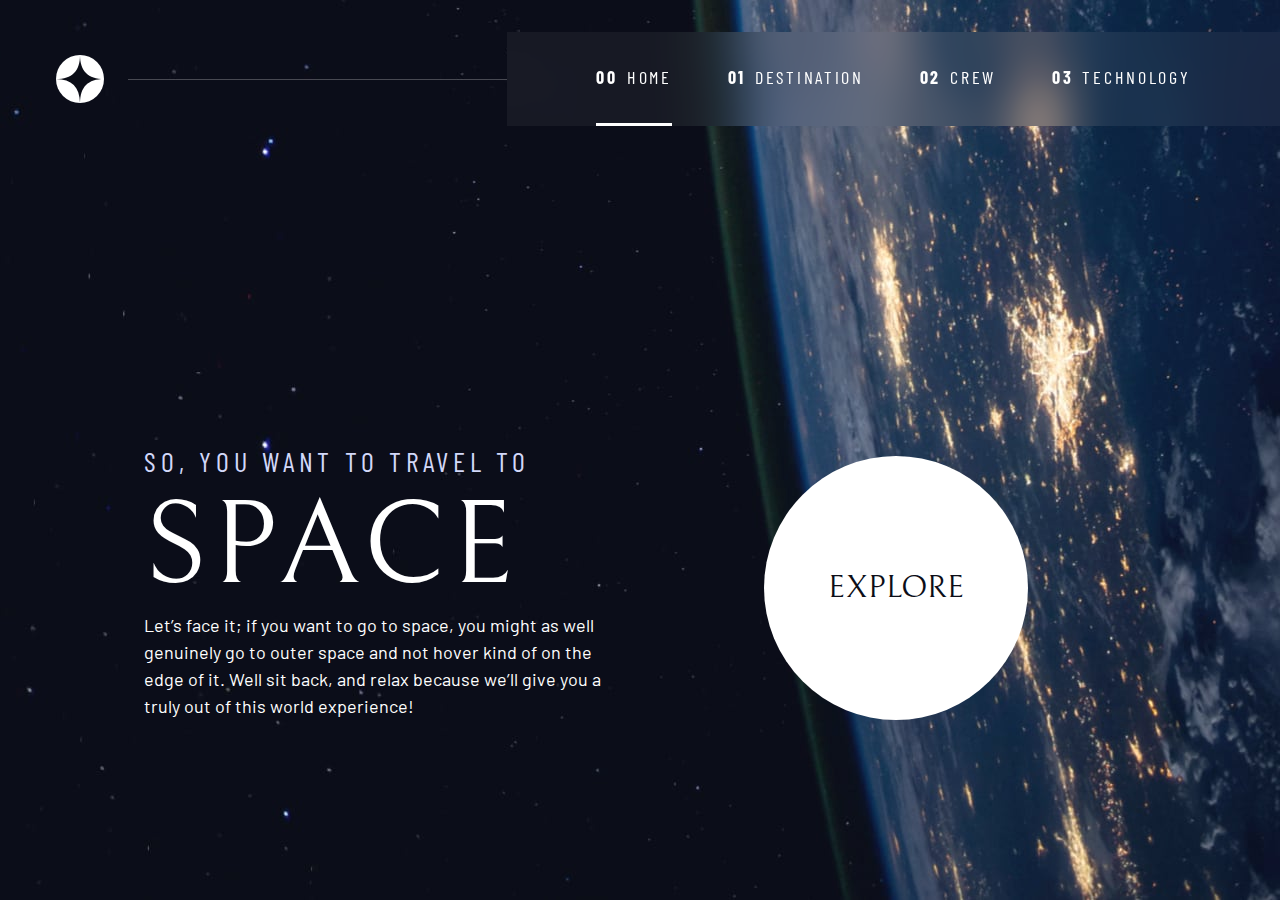
<file: starter-code/index.html>
<!DOCTYPE html>
<html lang="en">
<head>
  <meta charset="UTF-8">
  <meta name="viewport" content="width=device-width, initial-scale=1.0">

  <link rel="icon" type="image/png" sizes="32x32" href="./assets/favicon-32x32.png">
  <!-- Google fonts -->
  <link rel="preconnect" href="https://fonts.googleapis.com">
  <link rel="preconnect" href="https://fonts.gstatic.com" crossorigin>
  <link
    href="https://fonts.googleapis.com/css2?family=Barlow+Condensed:wght@400;700&family=Bellefair&family=Barlow:wght@400;700&display=swap"
    rel="stylesheet">

  <!-- Custom CSS -->
  <link rel="stylesheet" href="css/index.css">
  
  <title>Frontend Mentor | Space tourism website</title>

  <script src="./js/navigation.js" defer></script>
</head>
<body class="home">
  <a class="skip-to-content" href="#main">Skip to content</a>
  <header class="primary-header flex">
    <div>
      <img src="./assets/shared/logo.svg" alt="space tourism logo" class="logo">
    </div>
    <button class="mobile-nav-toggle" aria-controls="primary-navigation">
      <span class="sr-only" aria-expanded="false">Menu</span>
    </button>
    <nav>
      <ul id="primary-navigation" data-visible="false" class="primary-navigation underline-indicators flex">
        <li class="active"><a class="ff-sans-cond uppercase text-white letter-spacing-2" 
          href="index.html"><span aria-hidden="true">00</span>Home</a>
        <li class=""><a class="ff-sans-cond uppercase text-white letter-spacing-2" 
          href="destination.html"><span aria-hidden="true">01</span>Destination</a>
        <li><a class="ff-sans-cond uppercase text-white letter-spacing-2" 
          href="crew.html"><span aria-hidden="true">02</span>Crew</a>
        <li><a class="ff-sans-cond uppercase text-white letter-spacing-2" 
          href="technology.html"><span aria-hidden="true">03</span>Technology</a>
      </ul>
    </nav>
    <!-- My ::after is here -->
  </header>
  
  <main id="main" class="grid-container grid-container--home">
    <div>
      <h1 class="text-accent fs-500 ff-sans-cond uppercase letter-spacing-1">So, you want to travel to
      <span class="d-block fs-900 ff-serif text-white">Space</span></h1>

      <p>Let’s face it; if you want to go to space, you might as well genuinely go to 
      outer space and not hover kind of on the edge of it. Well sit back, and relax 
      because we’ll give you a truly out of this world experience!</p>
    </div>
    <div>
      <a href="destination.html" class="large-button uppercase ff-serif text-dark bg-white">Explore</a>
    </div>
  </main>

</body>
</html>
</file>
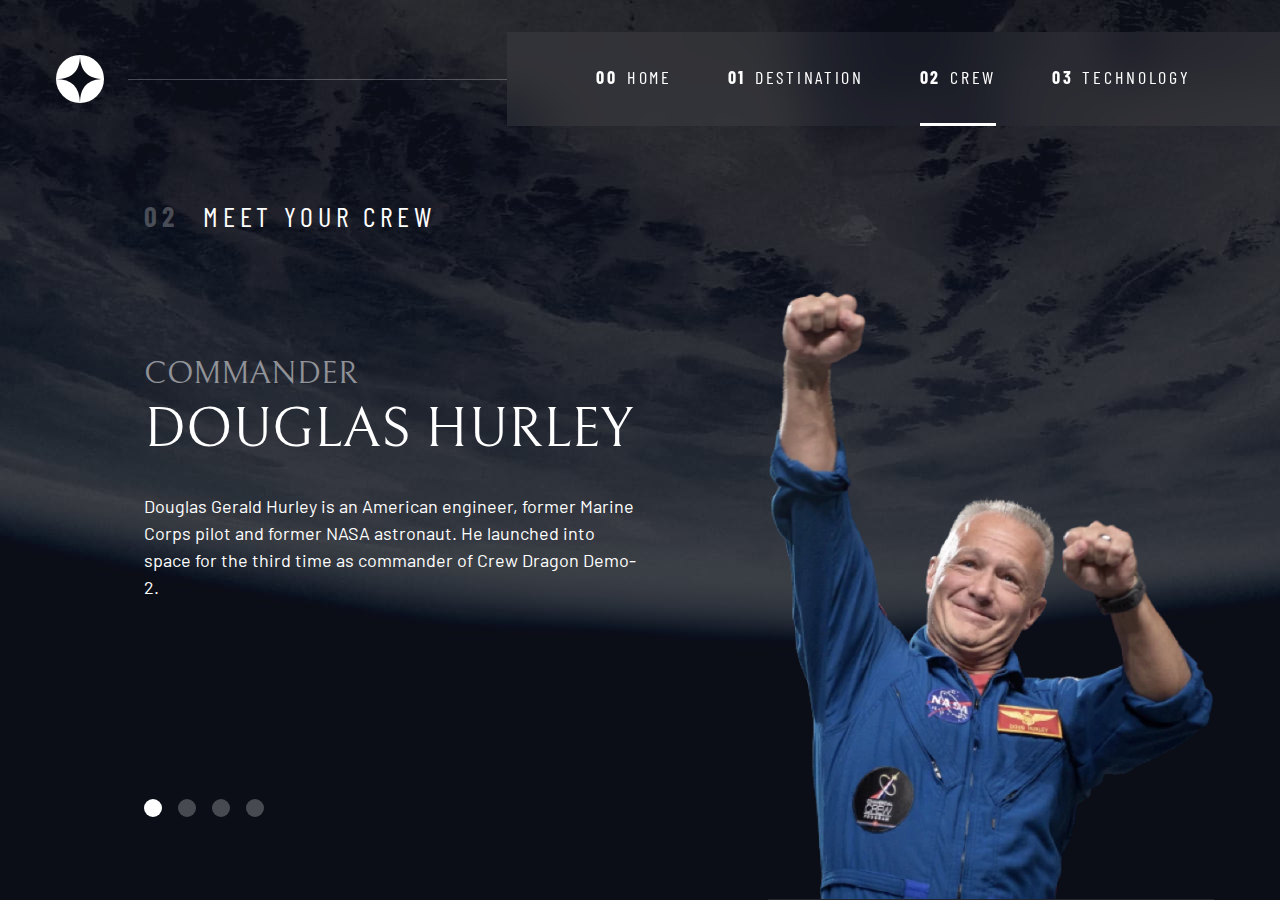
<file: starter-code/crew.html>
<!DOCTYPE html>
<html lang="en">

<head>
  <meta charset="UTF-8">
  <meta name="viewport" content="width=device-width, initial-scale=1.0">

  <link rel="icon" type="image/png" sizes="32x32" href="./assets/favicon-32x32.png">
  <!-- Google fonts -->
  <link rel="preconnect" href="https://fonts.googleapis.com">
  <link rel="preconnect" href="https://fonts.gstatic.com" crossorigin>
  <link href="https://fonts.googleapis.com/css2?family=Barlow+Condensed:wght@400;700&family=Bellefair&family=Barlow:wght@400;700&display=swap"
    rel="stylesheet">

  <!-- Custom CSS -->
  <link rel="stylesheet" href="css/index.css">
  <title>Frontend Mentor | Space tourism website</title>
  <script src="./js/navigation.js" defer></script> 
  <script src="./js/tabs.js" defer></script>
</head>

<body class="crew">
  <a class="skip-to-content" href="#main">Skip to content</a>
  <header class="primary-header flex">
    <div>
      <img src="./assets/shared/logo.svg" alt="space tourism logo" class="logo">
    </div>
    <button class="mobile-nav-toggle" aria-controls="primary-navigation">
      <span class="sr-only" aria-expanded="false">Menu</span>
    </button>
    <nav>
      <ul id="primary-navigation" data-visible="false" class="primary-navigation underline-indicators flex">
        <li><a class="ff-sans-cond uppercase text-white letter-spacing-2" href="index.html"><span
              aria-hidden="true">00</span>Home</a>
        <li class=""><a class="ff-sans-cond uppercase text-white letter-spacing-2" href="destination.html"><span
              aria-hidden="true">01</span>Destination</a>
        <li class="active"><a class="ff-sans-cond uppercase text-white letter-spacing-2" href="crew.html"><span
              aria-hidden="true">02</span>Crew</a>
        <li><a class="ff-sans-cond uppercase text-white letter-spacing-2" href="technology.html"><span
              aria-hidden="true">03</span>Technology</a>
      </ul>
    </nav>
    <!-- My ::after is here -->
  </header>
  <main id="main" class="grid-container grid-container--crew flow">
    <h1 class="numbered-title"><span aria-hidden="true">02</span> Meet your crew</h1>

    <div class="dot-indicators flex" role="tablist" aria-label="crew member list">
      <button aria-selected="true" aria-controls="commander-tab" role="tab" data-image="commander-image" tabindex="0">
        <span class="sr-only">The commander</span>
      </button>
      <button aria-selected="false" aria-controls="mission-tab" role="tab" data-image="mission-image" tabindex="-1">
        <span class="sr-only">The mission specialist</span>
      </button>
      <button aria-selected="false" aria-controls="pilot-tab" role="tab" data-image="pilot-image" tabindex="-1">
        <span class="sr-only">The pilot</span>
      </button>
      <button aria-selected="false" aria-controls="engineer-tab" role="tab" data-image="crew-image" tabindex="-1">
        <span class="sr-only">The crew engineer</span>
      </button>
    </div>

    <!-- commander -->
    <article class="crew-details flow" id="commander-tab" role="tabpanel" tabindex="0">
      <header class="flow flow--space-small">
        <h2 class="fs-600 ff-serif uppercase">Commander</h2>
        <p class="fs-700 uppercase ff-serif">Douglas Hurley</p>
      </header>
      <p>Douglas Gerald Hurley is an American engineer, former Marine Corps pilot 
      and former NASA astronaut. He launched into space for the third time as 
      commander of Crew Dragon Demo-2.</p>
    </article>

    <!-- mission specialist -->
    <article hidden class="crew-details flow" id="mission-tab" role="tabpanel" tabindex="0">
      <header class="flow flow--space-small">
        <h2 class="fs-600 ff-serif uppercase">Mission Specialist</h2>
        <p class="fs-700 uppercase ff-serif">Mark Shuttleworth</p>
      </header>
      <p>Mark Richard Shuttleworth is the founder and CEP of Canonical, 
        the company behind the linux-based Ubuntu operating system.
        Shuttleworth became the first South African to travel to space as a space tourist.
      </p>
    </article>

    <!-- pilot -->
    <article hidden class="crew-details flow" id="pilot-tab" role="tabpanel" tabindex="0">
      <header class="flow flow--space-small">
        <h2 class="fs-600 ff-serif uppercase">Pilot</h2>
        <p class="fs-700 uppercase ff-serif">Victor Glover</p>
      </header>
      <p>Pilot on the first operational flight of the Spacex Crew Dragon to the International Space Station.
        Glover is a commander in the U.S Navy were he piots an F/A-18. He was a crew member of Expedition 64, and served
        as a station systems flight engineer.
      </p>
    </article>

    <!-- engineer -->
    <article hidden class="crew-details flow" id="engineer-tab" role="tabpanel" tabindex="0">
      <header class="flow flow--space-small">
        <h2 class="fs-600 ff-serif uppercase">Flight Engineer</h2>
        <p class="fs-700 uppercase ff-serif">Anousheh Ansari</p>
      </header>
      <p>Anousheh Ansari is an Iranian American engineer and co-founder of Prodea Systems. 
        Ansari was the fourth self-funded space tourist, the first self-funded woman to fly to the ISS, and the first Iranian in space.
      </p>
    </article>

    <picture id="commander-image">
      <source srcset="assets/crew/image-douglas-hurley.webp" type="image/webp">
      <img src="assets/crew/image-douglas-hurley.png" alt="Douglas Hurley">
    </picture>
    <picture hidden id="mission-image">
      <source srcset="assets/crew/image-mark-shuttleworth.webp" type="image/webp">
      <img src="assets/crew/image-mark-shuttleworth.png" alt="Mark Shuttleworth">
    </picture>
    <picture hidden id="pilot-image">
      <source srcset="assets/crew/image-victor-glover.webp" type="image/webp">
      <img src="assets/crew/image-victor-glover.png" alt="Victor Glover">
    </picture>
    <picture hidden id="crew-image">
      <source srcset="assets/crew/image-anousheh-ansari.webp" type="image/webp">
      <img src="assets/crew/image-anousheh-ansari.png" alt="Anousheh Ansari">
    </picture>
  </main>
</body>
</html>
</file>
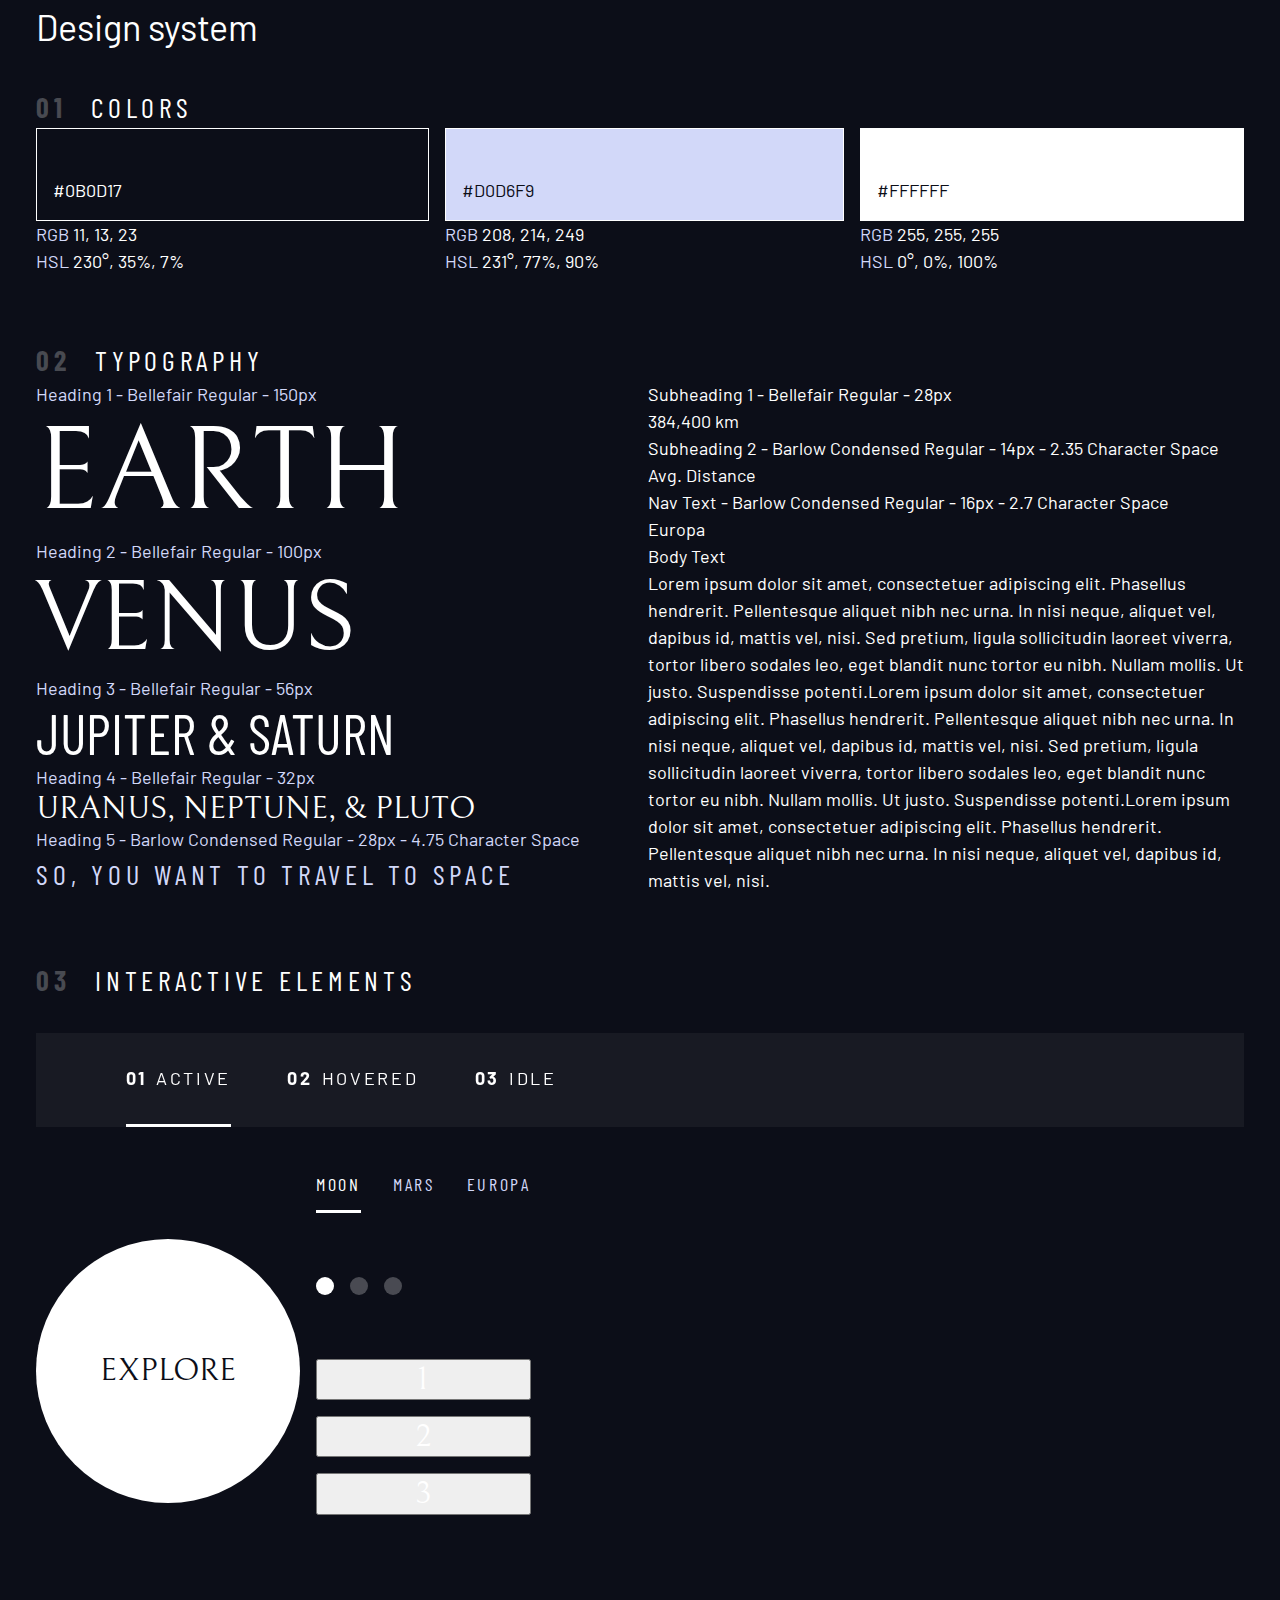
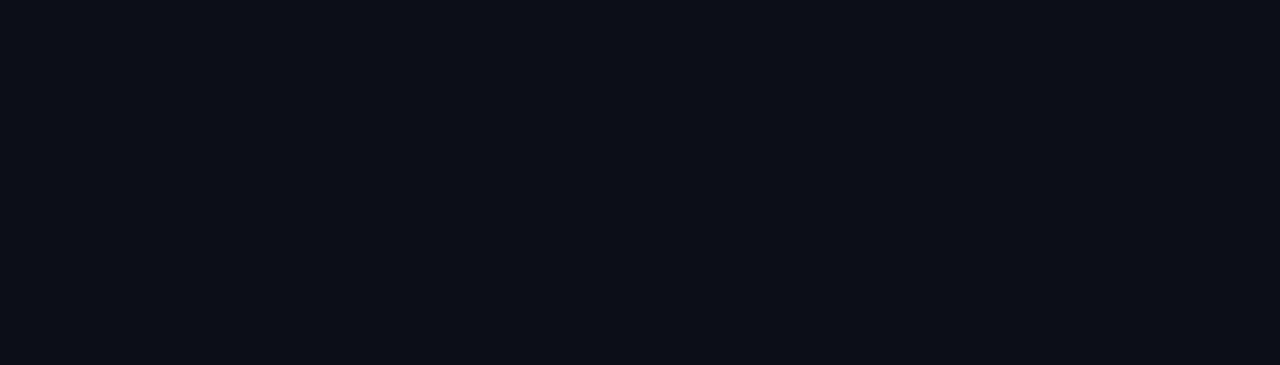
<file: starter-code/design-system.html>
<!DOCTYPE html>
<html lang="en">
<head>
    <meta charset="UTF-8">
    <meta http-equiv="X-UA-Compatible" content="IE=edge">
    <meta name="viewport" content="width=device-width, initial-scale=1.0">

    <!-- Google fonts -->
    <link rel="preconnect" href="https://fonts.googleapis.com">
    <link rel="preconnect" href="https://fonts.gstatic.com" crossorigin>
    <link
        href="https://fonts.googleapis.com/css2?family=Barlow+Condensed:wght@400;700&family=Bellefair&family=Barlow:wght@400;700&display=swap"
        rel="stylesheet">
        
    <link rel="stylesheet" href="./css/index.css">
    <title>Design System</title>
</head>
<body class="bg-dark">
    <div class="container">
        <h1>Design system</h1>
    
        <section id="colors">
            <h2 class="numbered-title"><span>01</span> colors</h2>
            <div class="flex">
                <div style="flex-grow: 1;">
                    <div class="bg-dark text-white" style="padding: 3rem 1rem 1rem; border: 1px solid white">#0B0D17</div>
                    <p><span class="text-accent">RGB</span> 11, 13, 23</p>
                    <p><span class="text-accent">HSL</span> 230°, 35%, 7%</p>
                </div>
                <div style="flex-grow: 1;">
                    <div class="bg-accent text-dark" style="padding: 3rem 1rem 1rem; border: 1px solid white">#D0D6F9</div>
                    <p><span class="text-accent">RGB</span> 208, 214, 249</p>
                    <p><span class="text-accent">HSL</span> 231°, 77%, 90%</p>
                </div>
                <div style="flex-grow: 1;">
                    <div class="bg-white text-dark" style="padding: 3rem 1rem 1rem; border: 1px solid white;">#FFFFFF</div>
                    <p><span class="text-accent">RGB</span> 255, 255, 255</p>
                    <p><span class="text-accent">HSL</span> 0°, 0%, 100%</p>
                </div>
            </div>
        </section>
        <section id="typography" style="margin: 4rem 0">
            <h2 class="numbered-title"><span>02 </span>Typography</h2>
            <div class="flex">
                <div class="" style="flex-basis: 100%">
                    <div>
                        <p class="text-accent">Heading 1 - Bellefair Regular - 150px</p>
                        <p class="fs-900 ff-serif uppercase">Earth</p>
                    </div>
                    <div>
                        <p class="text-accent">Heading 2 - Bellefair Regular - 100px</p>
                        <p class="fs-800 ff-serif uppercase">Venus</p>
                    </div>
                    <div>
                        <p class="text-accent">Heading 3 - Bellefair Regular - 56px</p>
                        <p class="fs-700 ff-sans-cond uppercase">Jupiter & Saturn</p>
                    </div>
                    <div>
                        <p class="text-accent">Heading 4 - Bellefair Regular - 32px</p>
                        <p class="fs-600 ff-serif uppercase">Uranus, Neptune, & Pluto</p>
                    </div>
                    <div>
                        <p class="text-accent">Heading 5 - Barlow Condensed Regular - 28px - 4.75 Character Space</p>
                        <p class="fs-500 ff-sans-cond uppercase letter-spacing-1 text-accent">So, you want to travel to space</p>
                    </div>
        
                </div>
        
                <div class="" style="flex-basis: 100%; --flow-space: 4rem;">
                    <div>
                        <p>Subheading 1 - Bellefair Regular - 28px</p>
                        <p>384,400 km</p>
                    </div>
                    <div>
                        <p>Subheading 2 - Barlow Condensed Regular - 14px - 2.35 Character Space</p>
                        <p>Avg. Distance</p>
                    </div>
                    <div>
                        <p>Nav Text - Barlow Condensed Regular - 16px - 2.7 Character Space</p>
                        <p>Europa</p>
                    </div>
                    <div>
                        <p>Body Text</p>
                        <p>Lorem ipsum dolor sit amet, consectetuer adipiscing elit. Phasellus hendrerit. Pellentesque aliquet
                            nibh nec urna. In nisi neque, aliquet vel, dapibus id, mattis vel, nisi. Sed pretium, ligula
                            sollicitudin laoreet viverra, tortor libero sodales leo, eget blandit nunc tortor eu nibh. Nullam
                            mollis. Ut justo. Suspendisse potenti.Lorem ipsum dolor sit amet, consectetuer adipiscing elit.
                            Phasellus hendrerit. Pellentesque aliquet nibh nec urna. In nisi neque, aliquet vel, dapibus id,
                            mattis vel, nisi. Sed pretium, ligula sollicitudin laoreet viverra, tortor libero sodales leo, eget
                            blandit nunc tortor eu nibh. Nullam mollis. Ut justo. Suspendisse potenti.Lorem ipsum dolor sit
                            amet, consectetuer adipiscing elit. Phasellus hendrerit. Pellentesque aliquet nibh nec urna. In nisi
                            neque, aliquet vel, dapibus id, mattis vel, nisi. </p>
                    </div>
                </div>
            </div>
        </section>

        <section class="  " id="interactive-elements">
            <h2 class="numbered-title"><span>03</span> Interactive elements</h2>
        
            <!-- navigation -->
            <div>
                <nav>
                    <ul class="primary-navigation underline-indicators flex">
                        <li class="active"><a class="uppercase text-white letter-spacing-2" href="#"><span>01</span>Active</a>
                        <li><a class="uppercase text-white letter-spacing-2" href="#"><span>02</span>Hovered</a>
                        <li><a class="uppercase text-white letter-spacing-2" href="#"><span>03</span>Idle</a>
                    </ul>
                </nav>
            </div>
        
            <div class="flex">
                <div style="margin-top: 5rem;">
                    <!-- explore button -->
                    <a href="#" class="large-button uppercase ff-serif text-dark bg-white fs-600">
                        Explore</a>
                </div>
        
                <div class="flow" style="margin-bottom: 50vh; --flow-space: 4rem">
                    <!-- Tabs -->
                    <div class="tab-list underline-indicators flex"> 
                        <button aria-selected="true" 
                            class="uppercase ff-sans-cond text-accent letter-spacing-2">Moon</button>
                        <button aria-selected="false" 
                            class="uppercase ff-sans-cond text-accent letter-spacing-2">Mars</button>
                        <button aria-selected="false" 
                            class="uppercase ff-sans-cond text-accent letter-spacing-2">Europa</button>
                    </div>
        
                    <!-- Dots -->
                    <div class="dot-indicators flex"> 
                        <button aria-selected="true">
                            <span class="sr-only">Slide title</span>
                        </button>
                        <button aria-selected="false">
                            <span class="sr-only">Slide title</span>
                        </button>
                        <button aria-selected="false">
                            <span class="sr-only">Slide title</span>
                        </button>
                    </div>
        
                    <!-- Numbers -->
                    <div class="number-indicators flex" style="flex-direction: column;">
                        <button aria-selected="true" class="uppercase ff-serif text-white fs-600">1</button>
                        <button aria-selected="false" class="uppercase ff-serif text-white fs-600">2</button>
                        <button aria-selected="false" class="uppercase ff-serif text-white fs-600">3</button>
                    </div>
                </div>
            </div>
        
        </section>
    
    </div>
</body>
</html>
</file>
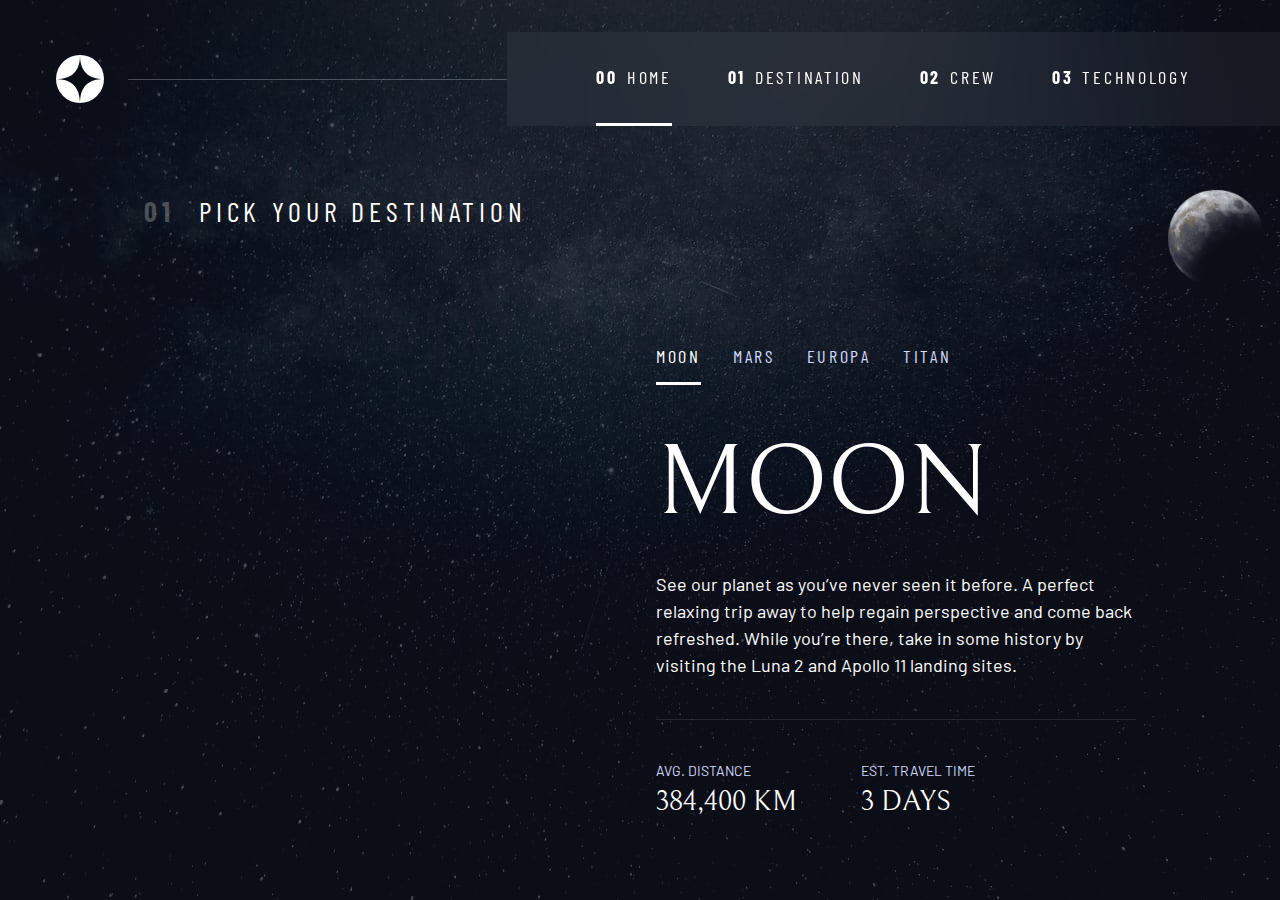
<file: starter-code/destination-moon.html>
<!DOCTYPE html>
<html lang="en">

<head>
  <meta charset="UTF-8">
  <meta name="viewport" content="width=device-width, initial-scale=1.0">

  <link rel="icon" type="image/png" sizes="32x32" href="./assets/favicon-32x32.png">
  <!-- Google fonts -->
  <link rel="preconnect" href="https://fonts.googleapis.com">
  <link rel="preconnect" href="https://fonts.gstatic.com" crossorigin>
  <link
    href="https://fonts.googleapis.com/css2?family=Barlow+Condensed:wght@400;700&family=Bellefair&family=Barlow:wght@400;700&display=swap"
    rel="stylesheet">

  <!-- Custom CSS -->
  <link rel="stylesheet" href="css/index.css">

  <title>Frontend Mentor | Space tourism website</title>

  <script src="./js/index.js" defer></script>
</head>

<body class="destination">
  <a class="skip-to-content" href="#main">Skip to content</a>
  <header class="primary-header flex">
    <div>
      <img src="./assets/shared/logo.svg" alt="space tourism logo" class="logo">
    </div>
    <button class="mobile-nav-toggle" aria-controls="primary-navigation">
      <span class="sr-only" aria-expanded="false">Menu</span>
    </button>
    <nav>
      <ul id="primary-navigation" data-visible="false" class="primary-navigation underline-indicators flex">
        <li class="active"><a class="ff-sans-cond uppercase text-white letter-spacing-2" href="index.html"><span
              aria-hidden="true">00</span>Home</a>
        <li class=""><a class="ff-sans-cond uppercase text-white letter-spacing-2" href="destination.html"><span
              aria-hidden="true">01</span>Destination</a>
        <li><a class="ff-sans-cond uppercase text-white letter-spacing-2" href="crew.html"><span
              aria-hidden="true">02</span>Crew</a>
        <li><a class="ff-sans-cond uppercase text-white letter-spacing-2" href="technology.html"><span
              aria-hidden="true">03</span>Technology</a>
      </ul>
    </nav>
    <!-- My ::after is here -->
  </header>
    <main id="main" class="grid-container grid-container--destination flow">
      <h1 class="numbered-title"><span aria-hidden="true">01</span> Pick your destination</h1>
      </picture>
        <source srcset="assets/destination/image-moon.webp" type="image/webp">
        <img src="assets/destination/image-moon.png" alt="the moon">
      </picture>

      <div class="tab-list underline-indicators flex">
        <button aria-selected="true" class="uppercase ff-sans-cond text-accent letter-spacing-2">Moon</button>
        <button aria-selected="false" class="uppercase ff-sans-cond text-accent letter-spacing-2">Mars</button>
        <button aria-selected="false" class="uppercase ff-sans-cond text-accent letter-spacing-2">Europa</button>
        <button aria-selected="false" class="uppercase ff-sans-cond text-accent letter-spacing-2">Titan</button>
      </div>
      
      <article class="destination-info flow">
        <h2 class="fs-800 uppercase ff-serif">Moon</h2>
        
        <p>See our planet as you’ve never seen it before. A perfect relaxing trip away to help
        regain perspective and come back refreshed. While you’re there, take in some history
        by visiting the Luna 2 and Apollo 11 landing sites.</p>

        <div class="destination-meta flex">
          <div>
            <h3 class="text-accent fs-200 uppercase">Avg. distance</h3>
            <p class="ff-serif uppercase">384,400 km</p>
          </div>
          <div>
            <h3 class="text-accent fs-200 uppercase">Est. travel time</h3>
            <p class="ff-serif uppercase">3 days</p>
          </div>
        </div>
      </article>
    </main>
  <body>
  </body>
</html>
</file>
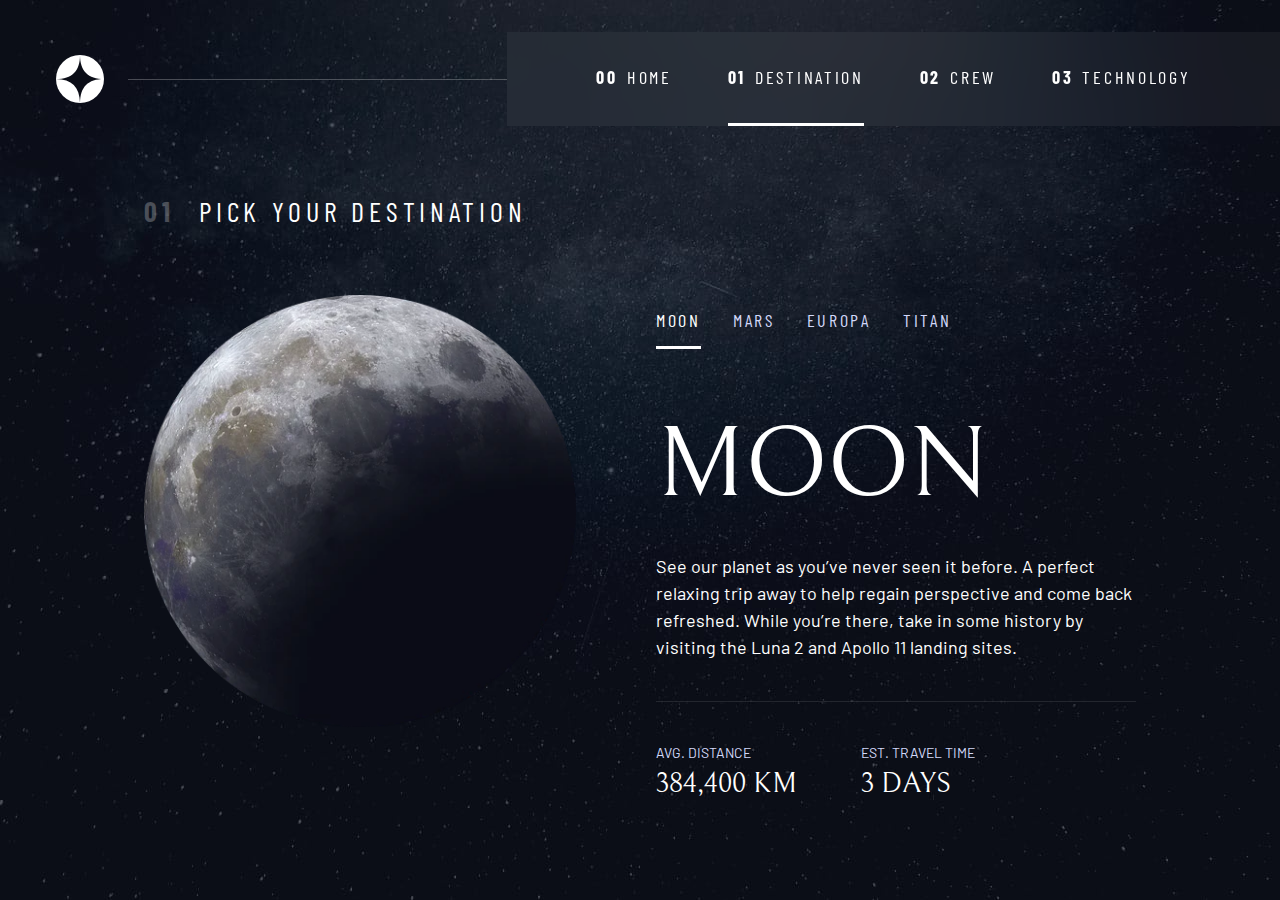
<file: starter-code/destination.html>
<!DOCTYPE html>
<html lang="en">

<head>
  <meta charset="UTF-8">
  <meta name="viewport" content="width=device-width, initial-scale=1.0">

  <link rel="icon" type="image/png" sizes="32x32" href="./assets/favicon-32x32.png">
  <!-- Google fonts -->
  <link rel="preconnect" href="https://fonts.googleapis.com">
  <link rel="preconnect" href="https://fonts.gstatic.com" crossorigin>
  <link
    href="https://fonts.googleapis.com/css2?family=Barlow+Condensed:wght@400;700&family=Bellefair&family=Barlow:wght@400;700&display=swap"
    rel="stylesheet">

  <!-- Our custom CSS -->
  <link rel="stylesheet" href="./css/index.css">
  <title>Frontend Mentor | Space tourism website</title>
  <script src="./js/navigation.js" defer></script>
  <script src="./js/tabs.js" defer></script>
</head>

<body class="destination">
  <a class="skip-to-content" href="#main">Skip to content</a>
  <header class="primary-header flex">
    <div>
      <img src="./assets/shared/logo.svg" alt="space tourism logo" class="logo">
    </div>
    <button class="mobile-nav-toggle" aria-controls="primary-navigation"><span class="sr-only"
        aria-expanded="false">Menu</span></button>
    <nav>
      <ul id="primary-navigation" data-visible="false" class="primary-navigation underline-indicators flex">
        <li><a class="ff-sans-cond uppercase text-white letter-spacing-2" href="index.html"><span
              aria-hidden="true">00</span>Home</a>
        <li class="active"><a class="ff-sans-cond uppercase text-white letter-spacing-2" href="destination.html"><span
              aria-hidden="true">01</span>Destination</a>
        <li><a class="ff-sans-cond uppercase text-white letter-spacing-2" href="crew.html"><span
              aria-hidden="true">02</span>Crew</a>
        <li><a class="ff-sans-cond uppercase text-white letter-spacing-2" href="technology.html"><span
              aria-hidden="true">03</span>Technology</a>
      </ul>
    </nav>
  </header>

  <main id="main" class="grid-container grid-container--destination flow">
    <h1 class="numbered-title"><span aria-hidden="true">01</span> Pick your destination</h1>

    <picture id="moon-image">
      <source srcset="assets/destination/image-moon.webp" type="image/webp">
      <img src="assets/destination/image-moon.png" alt="the moon">
    </picture>
    <picture hidden id="mars-image">
      <source srcset="assets/destination/image-mars.webp" type="image/webp">
      <img src="assets/destination/image-mars.png" alt="the planet mars">
    </picture>
    <picture hidden id="europa-image">
      <source srcset="assets/destination/image-europa.webp" type="image/webp">
      <img src="assets/destination/image-europa.png" alt="the planet europa">
    </picture>
    <picture hidden id="titan-image">
      <source srcset="assets/destination/image-titan.webp" type="image/webp">
      <img src="assets/destination/image-titan.png" alt="the moon titan">
    </picture>


    <div class="tab-list underline-indicators flex" role="tablist" aria-label="destination list">
      <button aria-selected="true" role="tab" aria-controls="moon-tab"
        class="uppercase ff-sans-cond text-accent letter-spacing-2" tabindex="0" data-image="moon-image">Moon</button>
      <button aria-selected="false" role="tab" aria-controls="mars-tab"
        class="uppercase ff-sans-cond text-accent letter-spacing-2" tabindex="-1" data-image="mars-image">Mars</button>
      <button aria-selected="false" role="tab" aria-controls="europa-tab"
        class="uppercase ff-sans-cond text-accent letter-spacing-2" tabindex="-1"
        data-image="europa-image">Europa</button>
      <button aria-selected="false" role="tab" aria-controls="titan-tab"
        class="uppercase ff-sans-cond text-accent letter-spacing-2" tabindex="-1"
        data-image="titan-image">Titan</button>
    </div>

    <!-- The moon -->
    <article class="destination-info flow" id="moon-tab" tabindex="0" role="tabpanel">
      <h2 class="fs-800 uppercase ff-serif">Moon</h2>

      <p>See our planet as you’ve never seen it before. A perfect relaxing trip away to help
        regain perspective and come back refreshed. While you’re there, take in some history
        by visiting the Luna 2 and Apollo 11 landing sites.</p>

      <div class="destination-meta flex">
        <div>
          <h3 class="text-accent fs-200 uppercase">Avg. distance</h3>
          <p class="ff-serif uppercase">384,400 km</p>
        </div>
        <div>
          <h3 class="text-accent fs-200 uppercase">Est. travel time</h3>
          <p class="ff-serif uppercase">3 days</p>
        </div>
      </div>
    </article>

    <!-- Mars -->
    <article hidden class="destination-info flow" id="mars-tab" tabindex="0" role="tabpanel">
      <h2 class="fs-800 uppercase ff-serif">Mars</h2>

      <p>Don’t forget to pack your hiking boots. You’ll need them to tackle Olympus Mons,
        the tallest planetary mountain in our solar system. It’s two and a half times
        the size of Everest!</p>

      <div class="destination-meta flex">
        <div>
          <h3 class="text-accent fs-200 uppercase">Avg. distance</h3>
          <p class="ff-serif uppercase">225 mil. km</p>
        </div>
        <div>
          <h3 class="text-accent fs-200 uppercase">Est. travel time</h3>
          <p class="ff-serif uppercase">9 months</p>
        </div>
      </div>
    </article>

    <!-- Europa -->
    <article hidden class="destination-info flow" id="europa-tab" tabindex="0" role="tabpanel">
      <h2 class="fs-800 uppercase ff-serif">Europa</h2>

      <p>The smallest of the four Galilean moons orbiting Jupiter, Europa is a
        winter lover’s dream. With an icy surface, it’s perfect for a bit of
        ice skating, curling, hockey, or simple relaxation in your snug
        wintery cabin.</p>
      <div class="destination-meta flex">
        <div>
          <h3 class="text-accent fs-200 uppercase">Avg. distance</h3>
          <p class="ff-serif uppercase">628 mil. km</p>
        </div>
        <div>
          <h3 class="text-accent fs-200 uppercase">Est. travel time</h3>
          <p class="ff-serif uppercase">3 years</p>
        </div>
      </div>
    </article>

    <!-- Titan -->
    <article hidden class="destination-info flow" id="titan-tab" tabindex="0" role="tabpanel">
      <h2 class="fs-800 uppercase ff-serif">Titan</h2>

      <p>The only moon known to have a dense atmosphere other than Earth, Titan
        is a home away from home (just a few hundred degrees colder!). As a
        bonus, you get striking views of the Rings of Saturn.</p>

      <div class="destination-meta flex">
        <div>
          <h3 class="text-accent fs-200 uppercase">Avg. distance</h3>
          <p class="ff-serif uppercase">1.6 bil. km</p>
        </div>
        <div>
          <h3 class="text-accent fs-200 uppercase">Est. travel time</h3>
          <p class="ff-serif uppercase">7 years</p>
        </div>
      </div>
    </article>
  </main>

  <body>
  </body>

</html>
</file>
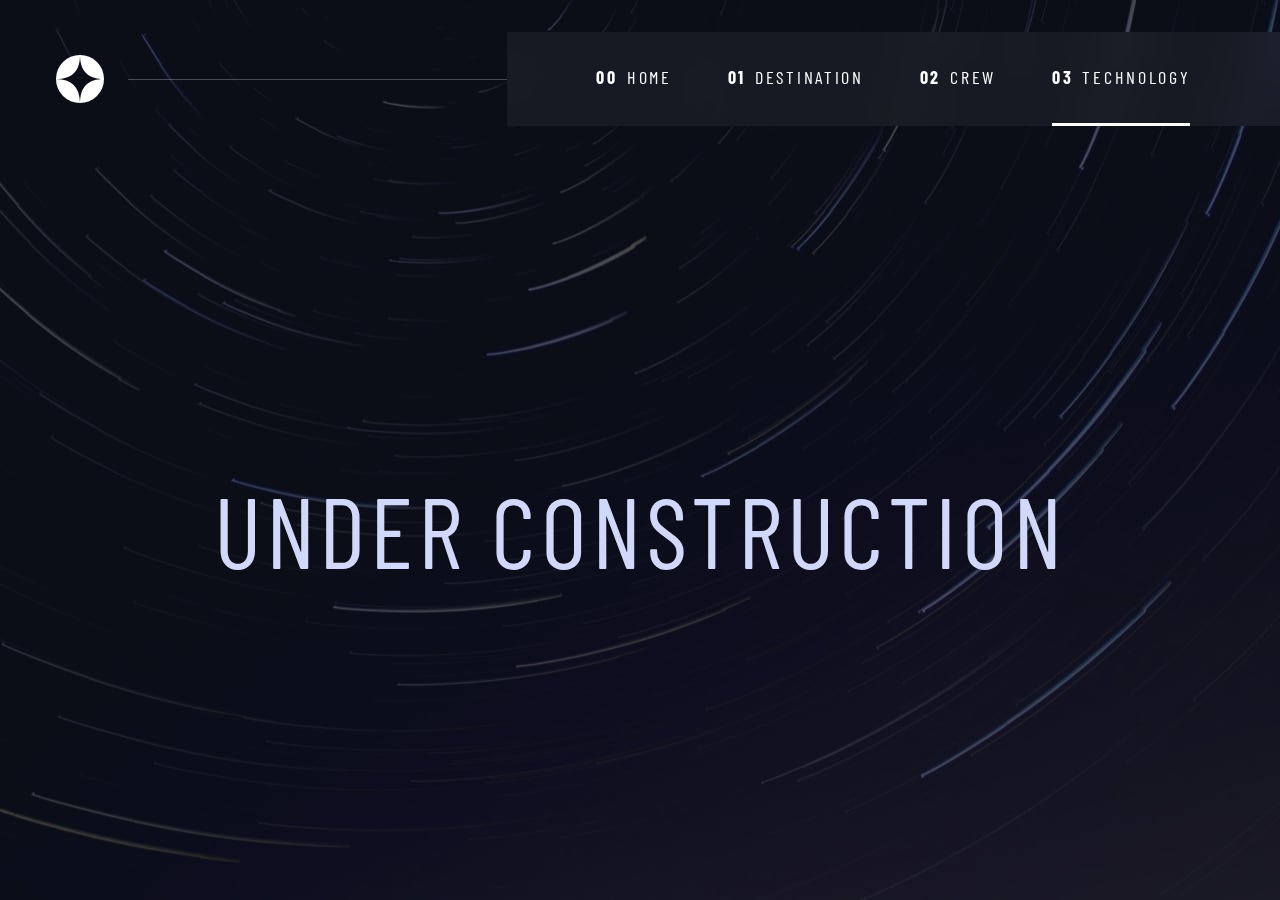
<file: starter-code/technology.html>
<!DOCTYPE html>
<html lang="en">

<head>
  <meta charset="UTF-8">
  <meta name="viewport" content="width=device-width, initial-scale=1.0">

  <link rel="icon" type="image/png" sizes="32x32" href="./assets/favicon-32x32.png">
  <!-- Google fonts -->
  <link rel="preconnect" href="https://fonts.googleapis.com">
  <link rel="preconnect" href="https://fonts.gstatic.com" crossorigin>
  <link
    href="https://fonts.googleapis.com/css2?family=Barlow+Condensed:wght@400;700&family=Bellefair&family=Barlow:wght@400;700&display=swap"
    rel="stylesheet">

  <!-- Custom CSS -->
  <link rel="stylesheet" href="css/index.css">

  <title>Frontend Mentor | Space tourism website</title>

  <script src="./js/navigation.js" defer></script>
</head>

<body class="technology">
  <a class="skip-to-content" href="#main">Skip to content</a>
  <header class="primary-header flex">
    <div>
      <img src="./assets/shared/logo.svg" alt="space tourism logo" class="logo">
    </div>
    <button class="mobile-nav-toggle" aria-controls="primary-navigation">
      <span class="sr-only" aria-expanded="false">Menu</span>
    </button>
    <nav>
      <ul id="primary-navigation" data-visible="false" class="primary-navigation underline-indicators flex">
        <li><a class="ff-sans-cond uppercase text-white letter-spacing-2" href="index.html"><span
              aria-hidden="true">00</span>Home</a>
        <li class=""><a class="ff-sans-cond uppercase text-white letter-spacing-2" href="destination.html"><span
              aria-hidden="true">01</span>Destination</a>
        <li><a class="ff-sans-cond uppercase text-white letter-spacing-2" href="crew.html"><span
              aria-hidden="true">02</span>Crew</a>
        <li class="active"><a class="ff-sans-cond uppercase text-white letter-spacing-2" href="technology.html"><span
              aria-hidden="true">03</span>Technology</a>
      </ul>
    </nav>
    <!-- My ::after is here -->
  </header>

  <main id="main" class="main-technology flex--center">
      <h1 class="text-accent fs-500 ff-sans-cond uppercase letter-spacing-1">Under Construction</h1>
  </main>

</body>

</html>
</file>
<file: starter-code/css/index.css>
/* ------------------- */
/* Custom properties   */
/* ------------------- */

:root {
    /* colors */
    --clr-dark: 230 35% 7%;
    --clr-light: 231 77% 90%;
    --clr-white: 0 0% 100%;

    /* font-sizes */
    --fs-900: clamp(5rem, 8vw + 1rem, 9.375rem);
    --fs-800: 3.5rem;
    --fs-700: 1.5rem;
    --fs-600: 1rem;
    --fs-500: 1rem;
    --fs-400: 0.9375rem;
    --fs-300: 1rem;
    --fs-200: 0.875rem;

    /* font-families */
    --ff-serif: "Bellefair", serif;
    --ff-sans-cond: "Barlow Condensed", sans-serif;
    --ff-sans-normal: "Barlow", sans-serif;
}

@media (min-width: 35em) {
    :root {
        --fs-800: 5rem;
        --fs-700: 2.5rem;
        --fs-600: 1.5rem;
        --fs-500: 1.25rem;
        --fs-400: 1rem;
    }
}

@media (min-width: 45em) {
    :root {
        /* font-sizes */
        --fs-800: 6.25rem;
        --fs-700: 3.5rem;
        --fs-600: 2rem;
        --fs-500: 1.75rem;
        --fs-400: 1.125rem;
    }
}


/* ------------------- */
/* Reset               */
/* ------------------- */

/* https://piccalil.li/blog/a-modern-css-reset/ */

/* Box sizing */
*,
*::before,
*::after {
    box-sizing: border-box;
}

/* Reset margins */
body,
h1,
h2,
h3,
h4,
h5,
p,
figure,
picture {
    margin: 0;
}

h1,
h2,
h3,
h4,
h5,
h6,
p {
    font-weight: 400;
}

/* set up the body */
body {
    font-family: var(--ff-sans-normal);
    font-size: var(--fs-400);
    color: hsl(var(--clr-white));
    background-color: hsl(var(--clr-dark));
    line-height: 1.5;
    min-height: 100vh;

    display: grid;
    grid-template-rows: min-content 1fr;

    overflow-x: hidden;
}

/* make images easier to work with */
img,
picutre {
    max-width: 100%;
    display: block;
}

/* make form elements easier to work with */
input,
button,
textarea,
select {
    font: inherit;
}

/* remove animations for people who've turned them off */
@media (prefers-reduced-motion: reduce) {

    *,
    *::before,
    *::after {
        animation-duration: 0.01ms !important;
        animation-iteration-count: 1 !important;
        transition-duration: 0.01ms !important;
        scroll-behavior: auto !important;
    }
}


/* ------------------- */
/* Utility classes     */
/* ------------------- */

/* general */

.flex {
    display: flex;
    gap: var(--gap, 1rem);
}

.flex--center {
    display: flex;
    align-items: center;
    justify-content: center;
}

.grid {
    display: grid;
    gap: var(--gap, 1rem);
}

.d-block {
    display: block;
}

.flow>*:where(:not(:first-child)) {
    margin-top: var(--flow-space, 1rem);
}

.flow--space-small {
    --flow-space: .5rem;
}

.container {
    padding-inline: 2em;
    margin-inline: auto;
    max-width: 80rem;
}

.sr-only {
    position: absolute;
    width: 1px;
    height: 1px;
    padding: 0;
    margin: -1px;
    overflow: hidden;
    clip: rect(0, 0, 0, 0);
    white-space: nowrap;
    /* added line */
    border: 0;
}

.skip-to-content {
    position: absolute;
    z-index: 9999;
    background: hsl(var(--clr-white));
    color: hsl(var(--clr-dark));
    padding: .5em 1em;
    margin-inline: auto;
    transform: translateY(-100%);
    transition: transform 250ms ease-in;
}

.skip-to-content:focus {
    transform: translateY(0);
}

/* colors */

.bg-dark {
    background-color: hsl(var(--clr-dark));
}

.bg-accent {
    background-color: hsl(var(--clr-light));
}

.bg-white {
    background-color: hsl(var(--clr-white));
}

.text-dark {
    color: hsl(var(--clr-dark));
}

.text-accent {
    color: hsl(var(--clr-light));
}

.text-white {
    color: hsl(var(--clr-white));
}

/* typography */

.ff-serif {
    font-family: var(--ff-serif);
}

.ff-sans-cond {
    font-family: var(--ff-sans-cond);
}

.ff-sans-normal {
    font-family: var(--ff-sans-normal);
}

.letter-spacing-1 {
    letter-spacing: 4.75px;
}

.letter-spacing-2 {
    letter-spacing: 2.7px;
}

.letter-spacing-3 {
    letter-spacing: 2.35px;
}

.uppercase {
    text-transform: uppercase;
}

.fs-900 {
    font-size: var(--fs-900);
}

.fs-800 {
    font-size: var(--fs-800);
}

.fs-700 {
    font-size: var(--fs-700);
}

.fs-600 {
    font-size: var(--fs-600);
}

.fs-500 {
    font-size: var(--fs-500);
}

.fs-400 {
    font-size: var(--fs-400);
}

.fs-300 {
    font-size: var(--fs-300);
}

.fs-200 {
    font-size: var(--fs-200);
}

.fs-900,
.fs-800,
.fs-700,
.fs-600 {
    line-height: 1.1;
}

.numbered-title {
    font-family: var(--ff-sans-cond);
    font-size: var(--fs-500);
    text-transform: uppercase;
    letter-spacing: 4.72px;
}

.numbered-title span {
    margin-right: .5em;
    font-weight: 700;
    color: hsl(var(--clr-white) / .25);
}


/* ------------------- */
/* Compontents         */
/* ------------------- */

.large-button {
    font-size: 2rem;
    position: relative;
    z-index: 1;
    display: inline-grid;
    place-items: center;
    padding: 0 2em;
    border-radius: 50%;
    aspect-ratio: 1;
    text-decoration: none;
}

.large-button::after {
    content: '';
    position: absolute;
    z-index: -1;
    width: 100%;
    height: 100%;
    background: hsl(var(--clr-white) / .1);
    border-radius: 50%;
    opacity: 0;
    transition: opacity 500ms linear, transform 750ms ease-in-out;
}

.large-button:hover::after,
.large-button:focus::after {
    opacity: 1;
    transform: scale(1.5);
}

/* primary-header */

.logo {
    margin: 1.5rem clamp(1.5rem, 5vw, 3.5rem);
}

.primary-header {
    justify-content: space-between;
    align-items: center;
}

.primary-navigation {
    --gap: clamp(1.5rem, 5vw, 3.5rem);
    --underline-gap: 2rem;
    list-style: none;
    padding: 0;
    margin: 0;
    background: hsl(var(--clr-white) / 0.05);
    backdrop-filter: blur(1.5rem);
}

.primary-navigation a {
    text-decoration: none;
}

.primary-navigation a>span {
    font-weight: 700;
    margin-right: .5em;
}

.mobile-nav-toggle {
    display: none;
}

@media (max-width: 35rem) {
    .primary-navigation {
        --underline-gap: .5rem;
        position: fixed;
        z-index: 1000;
        inset: 0 0 0 30%;
        list-style: none;
        padding: min(20rem, 15vh) 2rem;
        margin: 0;
        flex-direction: column;
        transform: translateX(100%);
        transition: transform 500ms ease-in-out;
    }

    .primary-navigation[data-visible="true"] {
        transform: translateX(0);
    }

    .primary-navigation.underline-indicators>.active {
        border: 0;
    }

    .mobile-nav-toggle {
        display: block;
        position: absolute;
        z-index: 2000;
        right: 1rem;
        top: 2rem;
        background: transparent;
        background-image: url(../assets/shared/icon-hamburger.svg);
        background-repeat: no-repeat;
        background-position: center;
        width: 1.5rem;
        aspect-ratio: 1;
        border: 0;
    }

    .mobile-nav-toggle[aria-expanded="true"] {
        background-image: url(../assets/shared/icon-close.svg);
    }

    .mobile-nav-toggle:focus-visible {
        outline: 5px solid white;
        outline-offset: 5px;
    }

}

@media (min-width: 35em) {
    .primary-navigation {
        padding-inline: clamp(3rem, 7vw, 7rem);
    }
}

@media (min-width: 35em) and (max-width: 44.999em) {
    .primary-navigation a>span {
        display: none;
    }
}

@media (min-width: 45em) {

    .primary-header::after {
        content: '';
        display: block;
        position: relative;
        height: 1px;
        width: 100%;
        margin-right: -2.5rem;
        background: hsl(var(--clr-white) / .25);
        order: 1;
    }

    nav {
        order: 2;
    }

    .primary-navigation {
        margin-block: 2rem;
    }


}

.underline-indicators>* {
    cursor: pointer;
    padding: var(--underline-gap, .75rem) 0;
    border: 0;
    border-bottom: .2rem solid hsl(var(--clr-white) / 0);
    background-color: transparent;
}

.underline-indicators>*:hover,
.underline-indicators>*:focus {
    border-color: hsl(var(--clr-white) / .5);
}

.underline-indicators>.active,
.underline-indicators>[aria-selected="true"] {
    color: hsl(var(--clr-white) / 1);
    border-color: hsl(var(--clr-white) / 1);
}

.tab-list {
    --gap: 2rem;
}

.dot-indicators>* {
    cursor: pointer;
    border: 0;
    border-radius: 50%;
    padding: .5em;
    background-color: hsl(var(--clr-white) / .25);
}

.dot-indicators>*:hover,
.dot-indicators>*:focus {
    background-color: hsl(var(--clr-white) / .5);
}

.dot-indicators>[aria-selected="true"] {
    background-color: hsl(var(--clr-white) / 1);
}


/* ----------------------------- */
/* Page specific background      */
/* ----------------------------- */
body {
    background-size: cover;
    background-position: bottom center;
}

/* home */
.home {
    background-image: url(../assets/home/background-home-mobile.jpg);
}

@media (min-width: 35rem) {
    .home {
        background-position: center center;
        background-image: url(../assets/home/background-home-tablet.jpg);
    }
}

@media (min-width: 45rem) {
    .home {
        background-image: url(../assets/home/background-home-desktop.jpg);
    }
}

/* destination */
.destination {
    background-image: url(../assets/destination/background-destination-mobile.jpg);
}

@media (min-width: 35rem) {
    .destination {
        background-position: center center;
        background-image: url(../assets/destination/background-destination-tablet.jpg);
    }
}

@media (min-width: 45rem) {
    .destination {
        background-image: url(../assets/destination/background-destination-desktop.jpg);
    }
}

/* crew */
.crew {
    background-image: url(../assets/crew/background-crew-mobile.jpg);
}

@media (min-width: 35rem) {
    .crew {
        background-position: center center;
        background-image: url(../assets/crew/background-crew-tablet.jpg);
    }
}

@media (min-width: 45rem) {
    .crew {
        background-image: url(../assets/crew/background-crew-desktop.jpg);
    }
}

/* technology */
.technology {
    background-image: url(../assets/technology/background-technology-mobile.jpg);
}

@media (min-width: 35rem) {
    .technology {
        background-position: center center;
        background-image: url(../assets/technology/background-technology-tablet.jpg);
    }

    .main-technology > h1 {
        font-size: var(--fs-800);
        padding: 2rem;
    }
}

@media (min-width: 45rem) {
    .technology {
        background-image: url(../assets/technology/background-technology-desktop.jpg);
    }
}

/* ----------------------------- */
/* Layout                        */
/* ----------------------------- */


.grid-container {
    text-align: center;
    display: grid;
    place-items: center;
    padding-inline: 1rem;
    padding-bottom: 4rem;
}

.grid-container p:not([class]) {
    max-width: 50ch;
}

.numbered-title {
    grid-area: title;
}

/* destination layout */

.grid-container--destination {
    --flow-space: 2rem;
    grid-template-areas:
        'title'
        'image'
        'tabs'
        'content';
}

.grid-container--destination>picture {
    grid-area: image;
    max-width: 60%;
    align-self: start;
}

.grid-container--destination>.tab-list {
    grid-area: tabs;
}

.grid-container--destination>.destination-info {
    grid-area: content;
}

.destination-meta {
    flex-direction: column;
    border-top: 1px solid hsl(var(--clr-white) / .1);
    padding-top: 2.5rem;
    margin-top: 2.5rem;
}

.destination-meta p {
    font-size: 1.75rem;
}

/* crew layout */
.grid-container--crew {
    --flow-space: 2rem;
    grid-template-areas:
        'title'
        'image'
        'tabs'
        'content';
}

.grid-container--crew>picture {
    grid-area: image;
    max-width: 60%;
    border-bottom: 1px solid hsl(var(--clr-white) / .1);
}

.grid-container--crew>.dot-indicators {
    grid-area: tabs;
}

.grid-container--crew>.crew-details {
    grid-area: content;
}

.crew-details h2 {
    opacity: .5;
}


@media (min-width: 35em) {
    .numbered-title {
        justify-self: start;
        margin-top: 2rem;
    }

    .destination-meta {
        flex-direction: row;
        justify-content: space-evenly;
    }
    
    .grid-container--crew {
        padding-bottom: 0;
        grid-template-areas:
            'title'
            'content'
            'tabs'
            'image';
    }
}

@media (min-width: 45em) {
    .grid-container {
        text-align: left;
        column-gap: var(--container-gap, 2rem);
        grid-template-columns: minmax(1rem, 1fr) repeat(2, minmax(0, 30rem)) minmax(1rem, 1fr);
    }

    .grid-container--home {
        padding-bottom: max(6rem, 20vh);
        align-items: end;
    }

    .grid-container--home > *:first-child {
        grid-column: 2;
    }

    .grid-container--home > *:last-child {
        grid-column: 3;
    }

    .grid-container--destination {
        justify-items: start;
        align-items: start; 
        grid-template-areas:
            '. title title .'
            '. image tabs .'
            '. image content .';
    }

    .grid-container--destination > picture {
        max-width: 90%;
    }

    .destination-meta {
        --gap: min(5vw, 6rem);
        justify-content: start;
    }

    .grid-container--crew {
        grid-template-columns: minmax(1rem, 1fr) minmax(0, 37rem) minmax(0, 23rem) minmax(1rem, 1fr);
        justify-items: start;
        grid-template-areas:
            '. title title .'
            '. content image .'
            '. tabs image .'
    }

    .grid-container--crew > picture {
        grid-column: span 2;
        align-self: end;
        max-width: 90%;
    }
}
</file>
